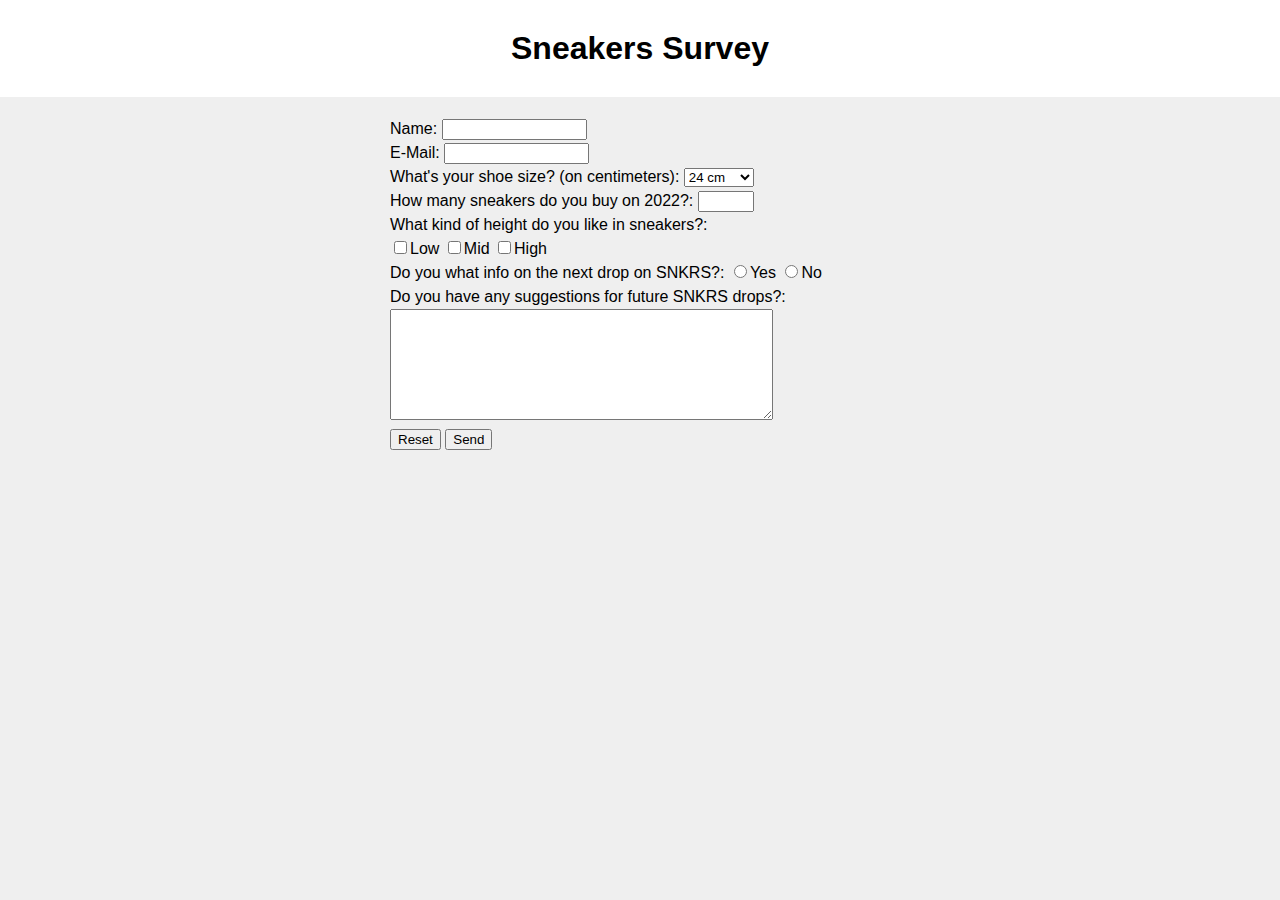
<file: 03-SurveyForm/index.html>
<!DOCTYPE html>
<html lang="en">
<head>
    <meta charset="UTF-8">
    <meta http-equiv="X-UA-Compatible" content="IE=edge">
    <meta name="viewport" content="width=device-width, initial-scale=1.0">
    <meta name="description" content="Web Site for a sneakers survey">
    <link rel="stylesheet" href="style.css">
    <link rel="icon" type="image/png" href="https://imgs.search.brave.com/HS7pWR44Pr2EVsMvuHDPGhNePBw5FmOU-aGyypkYYL0/rs:fit:1200:1200:1/g:ce/aHR0cHM6Ly9jZG4u/ZnJlZWJpZXN1cHBs/eS5jb20vbG9nb3Mv/bGFyZ2UvMngvc25r/cnMtbW9iaWxlLWxv/Z28tcG5nLXRyYW5z/cGFyZW50LnBuZw"/>
    <title>SNKRS Survey</title>
</head>
<body>
    
    <header>
        <h1 class="title">Sneakers Survey</h1>
    </header>

    <main>
        <form action="" method="post">
            <label for="lbl_Name">Name: </label>
            <input type="text" id="name" name="name" size="15">
            <br>
            <label for="lbl_Email">E-Mail: </label>
            <input type="email" id="email" name="email" size="15">
            <br>
            <label for="lbl_ShoeSize">What&apos;s your shoe size? (on centimeters): </label>
            <select name="shoeSize" id="shoeSize">
                <option value="24">24 cm</option>
                <option value="24.5">24.5 cm</option>
                <option value="25">25 cm</option>
                <option value="25.5">25.5 cm</option>
                <option value="26">26 cm</option>
                <option value="26.5">26.5 cm</option>
                <option value="27">27 cm</option>
                <option value="27.5">27.5 cm</option>
                <option value="28">28 cm</option>
                <option value="28.5">28.5 cm</option>
            </select>
            <br>
            <label for="lbl_NumSneakers">How many sneakers do you buy on 2022?: </label>
            <input type="number" id="NumSneakers" name="NumSneakers" min="0" max="20">
            <br>
            <label for="lbl_HeightSneakers" name="LabelHeightSneakers">What kind of height do you like in sneakers?: </label>
            <br>
            <input type="checkbox" id="low" name="low"><label for="low">Low</label>
            <input type="checkbox" id="mid" name="mid"><label for="mid">Mid</label>
            <input type="checkbox" id="High" name="High"><label for="high">High</label>
            <br>
            <label for="lbl_NextDrop">Do you what info on the next drop on SNKRS?: </label>
            <input type="radio" id="YesOpt" name="choose" value="Yes"><label for="yes">Yes</label>
            <input type="radio" id="NoOpt" name="choose" value="No"><label for="no">No</label>
            <br>
            <label for="lbl_Suggestion">Do you have any suggestions for future SNKRS drops?: </label>
            <br>
            <textarea name="suggestion" id="" cols="45" rows="7"></textarea>
            <br>
            <input type="reset" value="Reset">
            <input type="submit" value="Send">
        </form>
    </main>

</body>
</html>
</file>
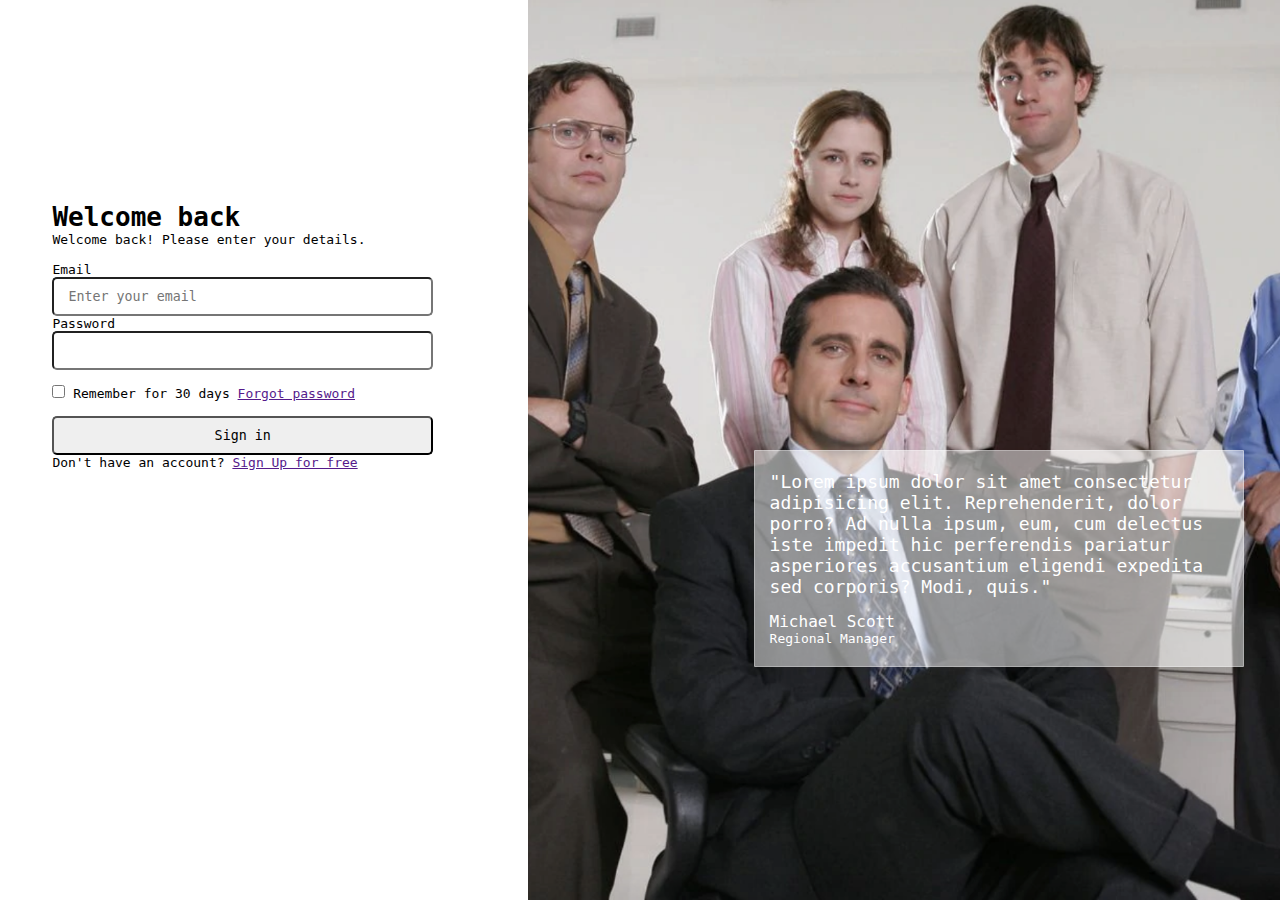
<file: 06-LandingPage/index.html>
<!DOCTYPE html>
<html lang="en">
<head>
    <meta charset="UTF-8">
    <meta http-equiv="X-UA-Compatible" content="IE=edge">
    <meta name="viewport" content="width=device-width, initial-scale=1.0">
    <link rel="icon" href="images/DM-Logo.webp">
    <link rel="stylesheet" href="style.css">
    <title>Document</title>
</head>
<body>

    <main>
        <section class="contianer">
            
            <div class="left">
                <form action="" method="post" class="input">
                    <h1>Welcome back</h1>
                    <p id="SubBienvenida">Welcome back! Please enter your details.</p>
                    <br>
                    <div>
                        <label for="lblEMail">Email</label>
                        <br>
                        <input type="text" class="input" placeholder="Enter your email">
                    </div>
                    <div>
                        <label for="lblPassword">Password</label>
                        <br>
                        <input type="password" name="password" class="input">
                    </div>
                    <br>
                    <div class="cbRemember">
                        <input type="checkbox" name="remember">
                        <label for="lblRemember">Remember for 30 days</label>
                        <a href="">Forgot password</a>
                    </div>
                    <br>
                    <input type="submit" value="Sign in" class="input">
                    <div class="createAccount">
                        <label for="lblCreateAcc">Don&apos;t have an account?</label>
                        <a href="">Sign Up for free</a>
                    </div>
                </form>
            </div>

            <div class="right">
                <figure>
                    <img src="images/personal.png" alt="Dunder Mifflin Personal">
                </figure>
                <aside></aside>
                <div class="card">
                    <blockquote>"Lorem ipsum dolor sit amet consectetur adipisicing elit. Reprehenderit, dolor porro? Ad nulla ipsum, eum, cum delectus iste impedit hic perferendis pariatur asperiores accusantium eligendi expedita sed corporis? Modi, quis."</blockquote>
                    <br>
                    <p class="name">Michael Scott</p>
                    <p class="job">Regional Manager</p>    
                </div>
            </div>

        </section>
    </main>
    
</body>
</html>
</file>
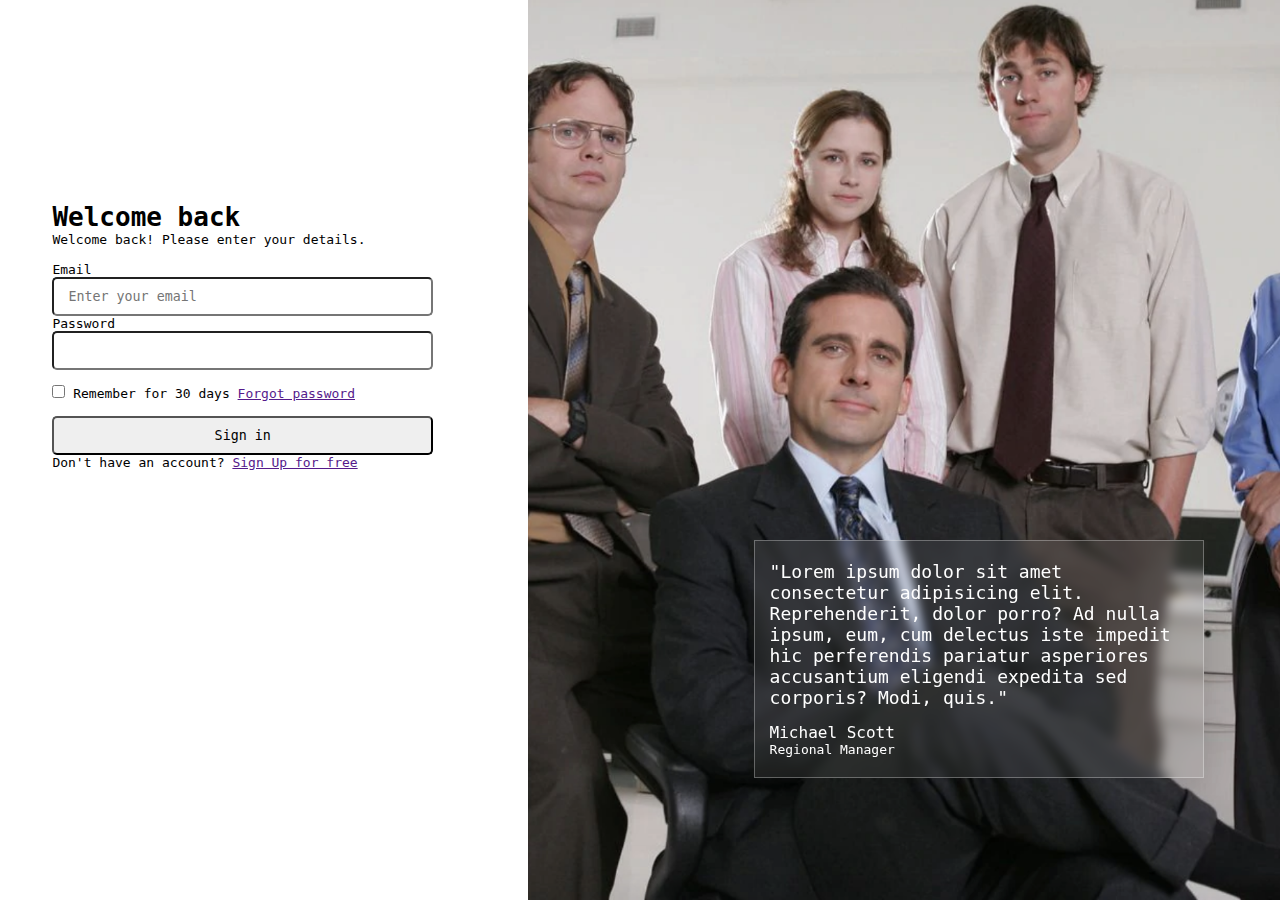
<file: LandingPage/index.html>
<!DOCTYPE html>
<html lang="en">
<head>
    <meta charset="UTF-8">
    <meta http-equiv="X-UA-Compatible" content="IE=edge">
    <meta name="viewport" content="width=device-width, initial-scale=1.0">
    <link rel="icon" href="images/DM-Logo.webp">
    <link rel="stylesheet" href="style.css">
    <title>Document</title>
</head>
<body>

    <main>
        <section class="contianer">
            
            <div class="left">
                <form action="" method="post" class="input">
                    <h1>Welcome back</h1>
                    <p id="SubBienvenida">Welcome back! Please enter your details.</p>
                    <br>
                    <div>
                        <label for="lblEMail">Email</label>
                        <br>
                        <input type="text" class="input" placeholder="Enter your email">
                    </div>
                    <div>
                        <label for="lblPassword">Password</label>
                        <br>
                        <input type="password" name="password" class="input">
                    </div>
                    <br>
                    <div class="cbRemember">
                        <input type="checkbox" name="remember">
                        <label for="lblRemember">Remember for 30 days</label>
                        <a href="">Forgot password</a>
                    </div>
                    <br>
                    <input type="submit" value="Sign in" class="input">
                    <div class="createAccount">
                        <label for="lblCreateAcc">Don&apos;t have an account?</label>
                        <a href="">Sign Up for free</a>
                    </div>
                </form>
            </div>

            <div class="right">
                <figure>
                    <img src="images/personal.png" alt="Dunder Mifflin Personal">
                </figure>
                <div class="card">
                    <blockquote cite="https://google.com/">"Lorem ipsum dolor sit amet consectetur adipisicing elit. Reprehenderit, dolor porro? Ad nulla ipsum, eum, cum delectus iste impedit hic perferendis pariatur asperiores accusantium eligendi expedita sed corporis? Modi, quis."</blockquote>
                    <br>
                    <p class="name">Michael Scott</p>
                    <p class="job">Regional Manager</p>    
                </div>
            </div>

        </section>
    </main>
    
</body>
</html>
</file>
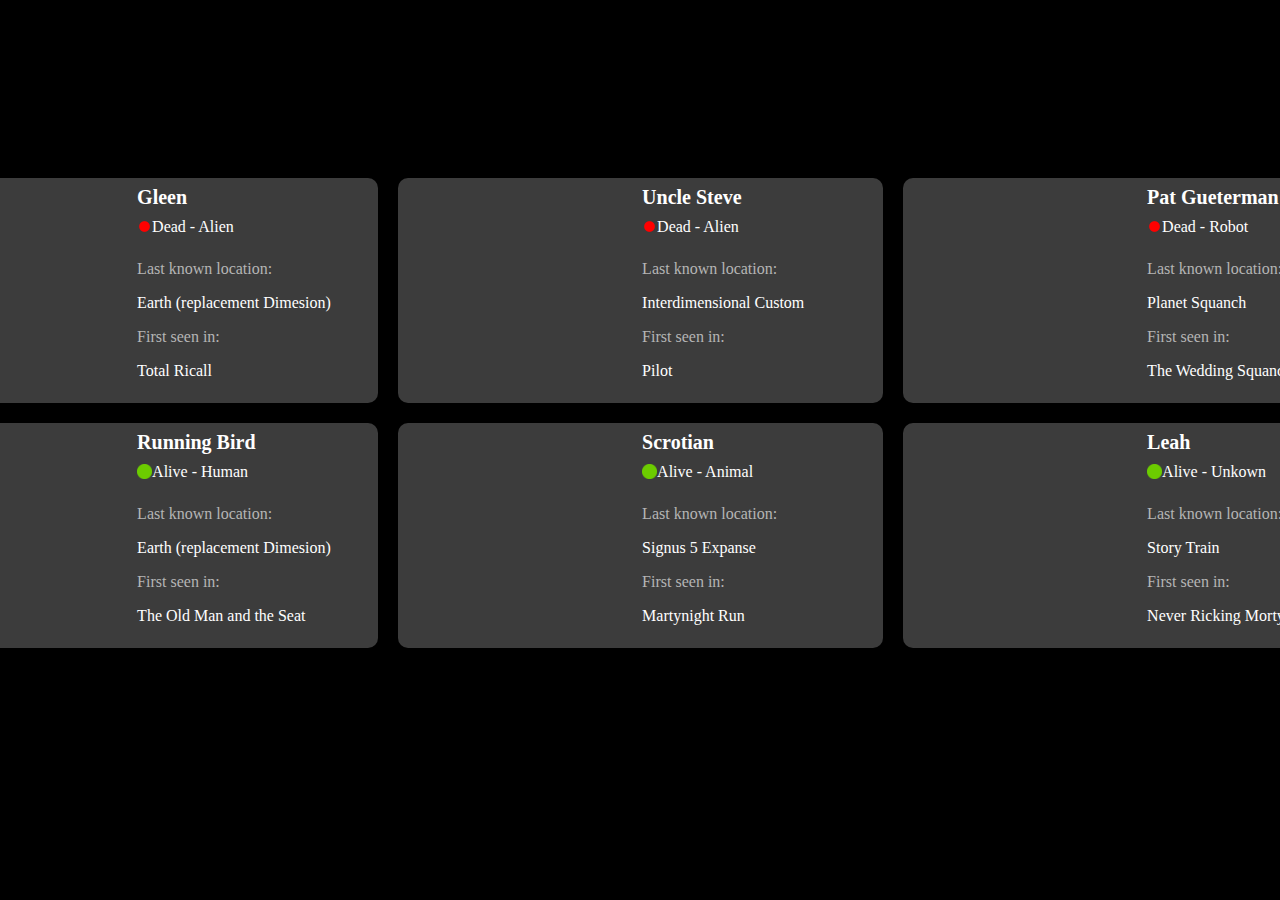
<file: Markipll-MortyGrid/index.html>
<!DOCTYPE html>
<html lang="en">
<head>
    <meta charset="UTF-8">
    <meta http-equiv="X-UA-Compatible" content="IE=edge">
    <meta name="viewport" content="width=device-width, initial-scale=1.0">
    <link rel="stylesheet" href="style.css">
    <title>Markup ll - Morty Grid</title>
</head>
<body>
    <main>
        <!-- Container grid -->
        <div class="grid-container">
            <div class="grid-item">
                <!-- Card -->
                <div class="card">
                    <div class="img-card">
                    </div>
                    <div class="content">
                        <div class="title">
                            <p class="titleCard">Gleen</p>
                            <div class="dead-alive">
                                <img class="redDot" src="img/RedDot.png" width="15px" height="15px">
                                <p class="status">Dead - Alien</p>
                                <br>
                            </div>
                        </div>

                        <div class="moreInfo">
                            <p class="subtitle">Last known location:</p>
                            <p class="infoValue">Earth (replacement Dimesion)</p>
                            <p class="subtitle">First seen in:</p>
                            <p class="infoValue">Total Ricall</p>
                        </div>
                    </div>
                </div>
            </div>
            <div class="grid-item">
                <!-- Card -->
                <div class="card">
                    <div class="img-card">
                    </div>
                    <div class="content">
                        <div class="title">
                            <p class="titleCard">Uncle Steve</p>
                            <div class="dead-alive">
                                <img class="redDot" src="img/RedDot.png" width="15px" height="15px">
                                <p class="status">Dead - Alien</p>
                                <br>
                            </div>
                        </div>

                        <div class="moreInfo">
                            <p class="subtitle">Last known location:</p>
                            <p class="infoValue">Interdimensional Custom</p>
                            <p class="subtitle">First seen in:</p>
                            <p class="infoValue">Pilot</p>
                        </div>
                    </div>
                </div>
            </div>
            <div class="grid-item">
                <div class="card">
                    <div class="img-card">
                    </div>
                    <div class="content">
                        <div class="title">
                            <p class="titleCard">Pat Gueterman</p>
                            <div class="dead-alive">
                                <img class="redDot" src="img/RedDot.png" width="15px" height="15px">
                                <p class="status">Dead - Robot</p>
                                <br>
                            </div>
                        </div>

                        <div class="moreInfo">
                            <p class="subtitle">Last known location:</p>
                            <p class="infoValue">Planet Squanch</p>
                            <p class="subtitle">First seen in:</p>
                            <p class="infoValue">The Wedding Squanchers</p>
                        </div>
                    </div>
                </div>
            </div>
            <div class="grid-item">
                <!-- Card -->
                <div class="card">
                    <div class="img-card">
                    </div>
                    <div class="content">
                        <div class="title">
                            <p class="titleCard">Running Bird</p>
                            <div class="dead-alive">
                                <img class="redDot" src="img/GreenDot.png" width="15px" height="15px">
                                <p class="status">Alive - Human</p>
                                <br>
                            </div>
                        </div>

                        <div class="moreInfo">
                            <p class="subtitle">Last known location:</p>
                            <p class="infoValue">Earth (replacement Dimesion)</p>
                            <p class="subtitle">First seen in:</p>
                            <p class="infoValue">The Old Man and the Seat</p>
                        </div>
                    </div>
                </div>
            </div>
            <div class="grid-item">
                <!-- Card -->
                <div class="card">
                    <div class="img-card">
                    </div>
                    <div class="content">
                        <div class="title">
                            <p class="titleCard">Scrotian</p>
                            <div class="dead-alive">
                                <img class="redDot" src="img/GreenDot.png" width="15px" height="15px">
                                <p class="status">Alive - Animal</p>
                                <br>
                            </div>
                        </div>

                        <div class="moreInfo">
                            <p class="subtitle">Last known location:</p>
                            <p class="infoValue">Signus 5 Expanse</p>
                            <p class="subtitle">First seen in:</p>
                            <p class="infoValue">Martynight Run</p>
                        </div>
                    </div>
                </div>
            </div>
            <div class="grid-item">
                <!-- Card -->
                <div class="card">
                    <div class="img-card">
                    </div>
                    <div class="content">
                        <div class="title">
                            <p class="titleCard">Leah</p>
                            <div class="dead-alive">
                                <img class="redDot" src="img/GreenDot.png" width="15px" height="15px">
                                <p class="status">Alive - Unkown</p>
                                <br>
                            </div>
                        </div>

                        <div class="moreInfo">
                            <p class="subtitle">Last known location:</p>
                            <p class="infoValue">Story Train</p>
                            <p class="subtitle">First seen in:</p>
                            <p class="infoValue">Never Ricking Morty</p>
                        </div>
                    </div>
                </div>
            </div>
          </div>
        <div class="container">
            
        </div>
    </main>
</body>
</html>
</file>
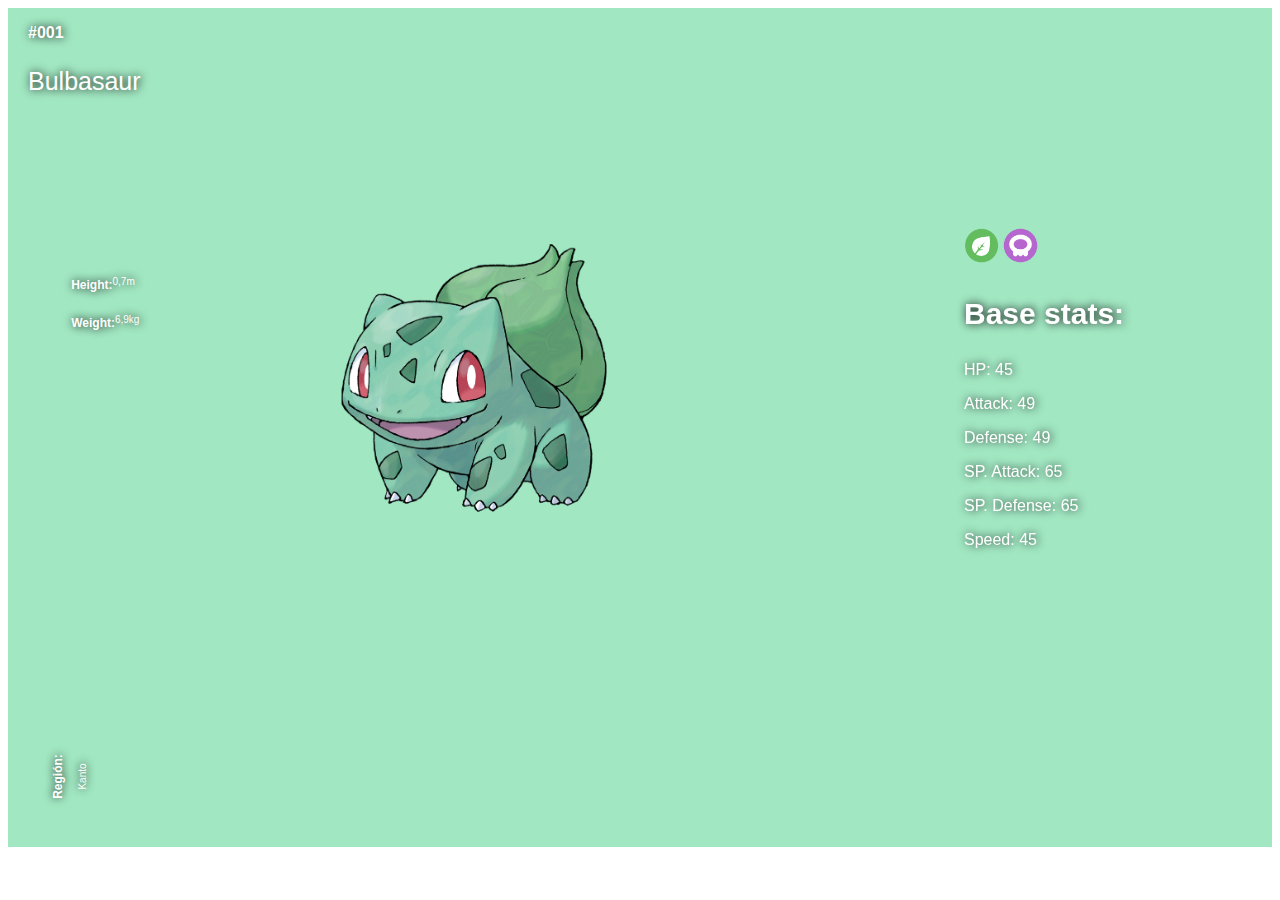
<file: MarkupI-PokemonCard/index.html>
<!DOCTYPE html>
<html lang="en">
<head>
    <meta charset="UTF-8">
    <meta http-equiv="X-UA-Compatible" content="IE=edge">
    <meta name="viewport" content="width=device-width, initial-scale=1.0">
    <link rel="stylesheet" href="style.css">
    <title>Pokemon Card</title>
</head>
<body>

    <div class="container">
        <div class="item item-1">
            <p class="number">#001</p>
            <p class="name">Bulbasaur</p>
        </div>
        <div class="item item-2">
            <div style="display: flex;">
                <p class="infoTitle" >Height:</p>
                <p class="infoValue">0,7m</p>
            </div>
            <div style="display: flex;">
                <p class="infoTitle">Weight:</p>
                <p class="infoValue">6,9kg</p>
            </div>
        </div>
        <div class="item item-3">
            <div class="submain">
                <div class="left">
                    <img src="img/Bulbasaur.webp" class="imgPokemon"  width = "300" height = "300">
                </div>
                <div class="right">
                    <img src="img/GrassType.png" alt="" class="type" width = "35" height = "35">
                    <img src="img/PoisonType.png" alt="" class="type" width = "35" height = "35">
                    <p class="baseStats">Base stats:</p>
                    <p class="infoStats">HP: 45</p>
                    <p class="infoStats">Attack: 49</p>
                    <p class="infoStats">Defense: 49</p>
                    <p class="infoStats">SP. Attack: 65</p>
                    <p class="infoStats">SP. Defense: 65</p>
                    <p class="infoStats">Speed: 45</p>
                </div>
            </div>
        </div>
        <div class="item item-4">
            <span class="sFooter" >
                <p class="infoTitle">Región:</p>
                <p class="infoValue">Kanto</p>
            </span>
        </div>
    </div>
</body>
</html>
</file>
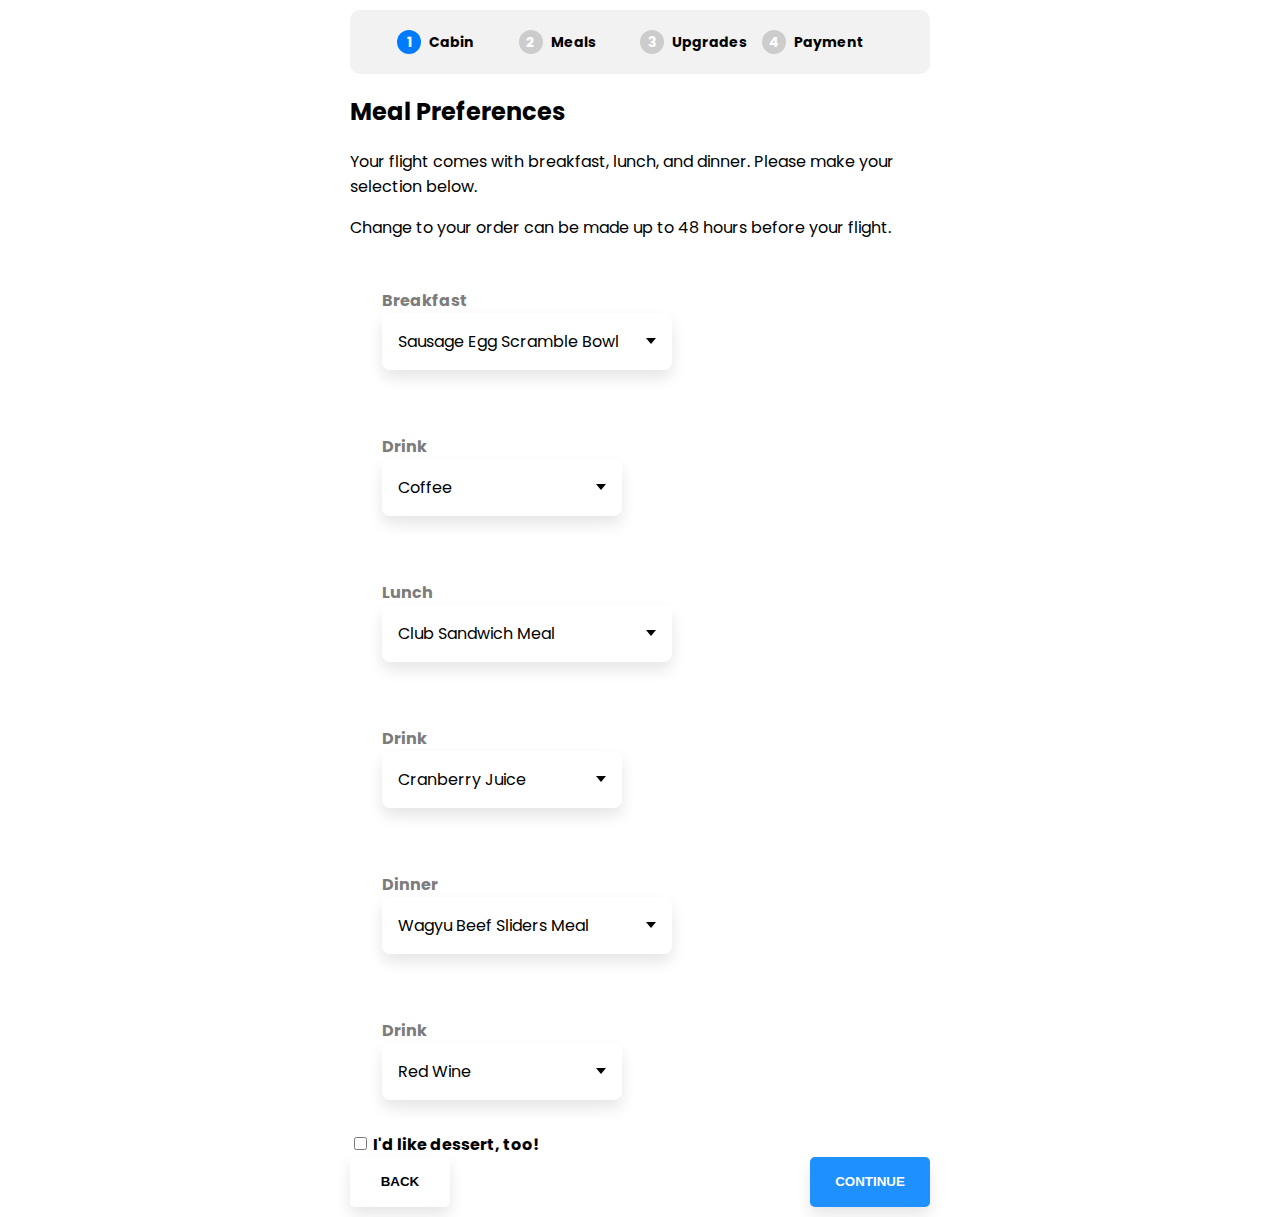
<file: MarkupIII-Stepper/index.html>
<!DOCTYPE html>
<html lang="en">
<head>
    <meta charset="UTF-8">
    <meta http-equiv="X-UA-Compatible" content="IE=edge">
    <meta name="viewport" content="width=device-width, initial-scale=1.0">
    <link rel="preconnect" href="https://fonts.googleapis.com">
    <link rel="preconnect" href="https://fonts.gstatic.com" crossorigin>
    <!-- Link to Google fonts -->
    <link href="https://fonts.googleapis.com/css2?family=Poppins:ital,wght@0,100;0,200;0,300;0,600;1,100&display=swap" rel="stylesheet">
    <link rel="stylesheet" href="style.css">
    <title>Markup III - Stepper</title>
</head>
<body>
    
    <header>
        <!-- Stepper -->
        <div class="stepper-container">
            <div class="stepper">
              <div class="step active">
                <div class="step-number">1</div>
                <div class="step-title">Cabin</div>
              </div>
              <div class="step">
                <div class="step-number">2</div>
                <div class="step-title">Meals</div>
              </div>
              <div class="step">
                <div class="step-number">3</div>
                <div class="step-title">Upgrades</div>
              </div>
              <div class="step">
                <div class="step-number">4</div>                <div class="step-title">Payment</div>
              </div>
            </div>
        </div>

        
    </header>

    <main class="main-container">

        <div class="container">

            <!-- Info of forms -->
            <div class="description">
                <h2>Meal Preferences</h2>
                <p>Your flight comes with breakfast, lunch, and dinner. Please make your selection below.</p>
                <p>Change to your order can be made up to 48 hours before your flight.</p>
            </div>

            <div class="breakfast">
                <!-- Dropdown menu breakfast -->
                <div class="dropdown item-1">
                    <label for="">Breakfast</label>
                    <div class="select">
                        <span class="selected">Sausage Egg Scramble Bowl</span>
                        <div class="caret"></div>
                    </div>                    
                </div>
        
                <!-- Dropdown menu breakfast - Drink -->
                <div class="dropdown">
                    <label for="">Drink</label>
                    <div class="select">
                        <span class="selected">Coffee</span>
                        <div class="caret"></div>
                    </div>
                </div>
            </div>
    
            <div class="lunch">
                <!-- Dropdown menu lunch -->
                <div class="dropdown item-2">
                    <label for="">Lunch</label>
                    <div class="select">
                        <span class="selected">Club Sandwich Meal</span>
                        <div class="caret"></div>
                    </div>
                </div>
        
                <!-- Dropdown menu lunch - Drink -->
                <div class="dropdown">
                    <label for="">Drink</label>
                    <div class="select">
                        <span class="selected">Cranberry Juice</span>
                        <div class="caret"></div>
                    </div>
                </div>
            </div>
    
            <div class="dinner">
                <!-- Dropdown menu dinner -->
                <div class="dropdown item-3">
                    <label for="">Dinner</label>
                    <div class="select">
                        <span class="selected">Wagyu Beef Sliders Meal</span>
                        <div class="caret"></div>
                    </div>
                </div>
        
                <!-- Dropdown menu dinner - Drink -->
                <div class="dropdown">
                    <label for="">Drink</label>
                    <div class="select">
                        <span class="selected">Red Wine</span>
                        <div class="caret"></div>
                    </div>
                </div>
            </div>

        </div>

        <!-- Back and continue buttons -->
        <div class="checker">
            <label for="">
                <input type="checkbox" name="check"> I'd like dessert, too!
            </label>
        </div>
        <div class="buttons">
            <button class="back">Back</button>
            <button class="continue">Continue</button>
        </div>
        
    </main>
            
    
</body>
</html>
</file>
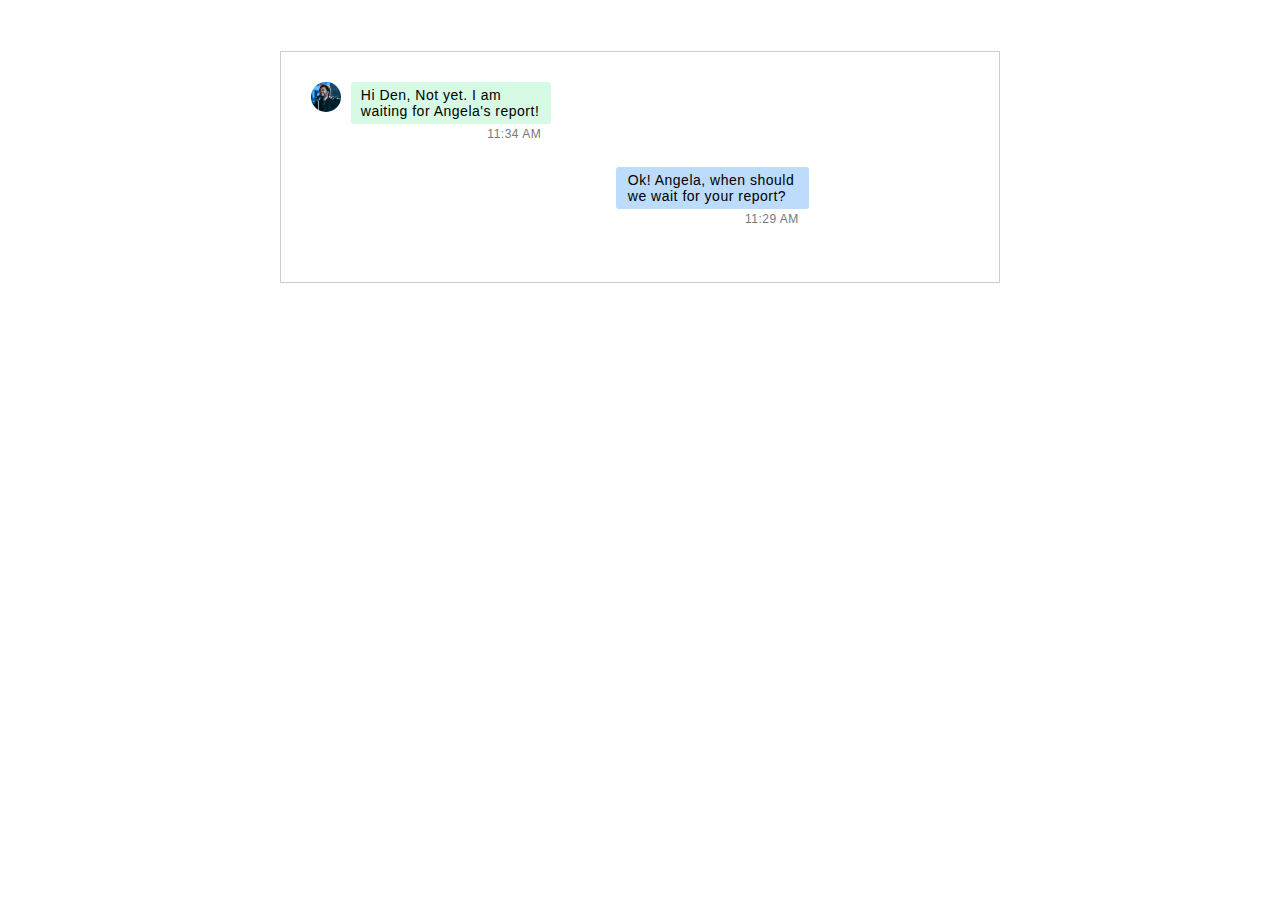
<file: MarkupIV-ChatBubbles/index.html>
<!DOCTYPE html>
<html lang="en">
<head>
    <meta charset="UTF-8">
    <meta http-equiv="X-UA-Compatible" content="IE=edge">
    <meta name="viewport" content="width=device-width, initial-scale=1.0">
    <link rel="stylesheet" href="style.css">
    <title>Markup IV - Chat Bubbles</title>
</head>
<body>
    <!-- Main container -->
    <div class="container">
        <div class="chat-page">
            <div class="msg-inbox">
                <div class="chats">

                    <!-- Receive msg -->
                    <div class="received-chats">
                        <!-- Avatar img -->
                        <div class="received-chats-img">
                            <img src="img/Abel.jpg">                                
                        </div>
                        <!-- Text content -->
                        <div class="received-msg">
                            <div class="received-msg-inbox">
                                <p>
                                    Hi Den, Not yet. I am waiting for Angela's report!
                                    <span class="time">11:34 AM</span>
                                </p>
                            </div>
                        </div>
                    </div>
                    
                    <!-- Send Chat -->
                    <div class="outgoing-chats">
                        <!-- Text content -->
                        <div class="outgoing-chats-msg">
                            <p>
                                Ok! Angela, when should we wait for your report?
                                <span class="time">11:29 AM</span>
                            </p>
                        </div>
                    </div>

                </div>
            </div>
        </div>
    </div>
</body>
</html>
</file>
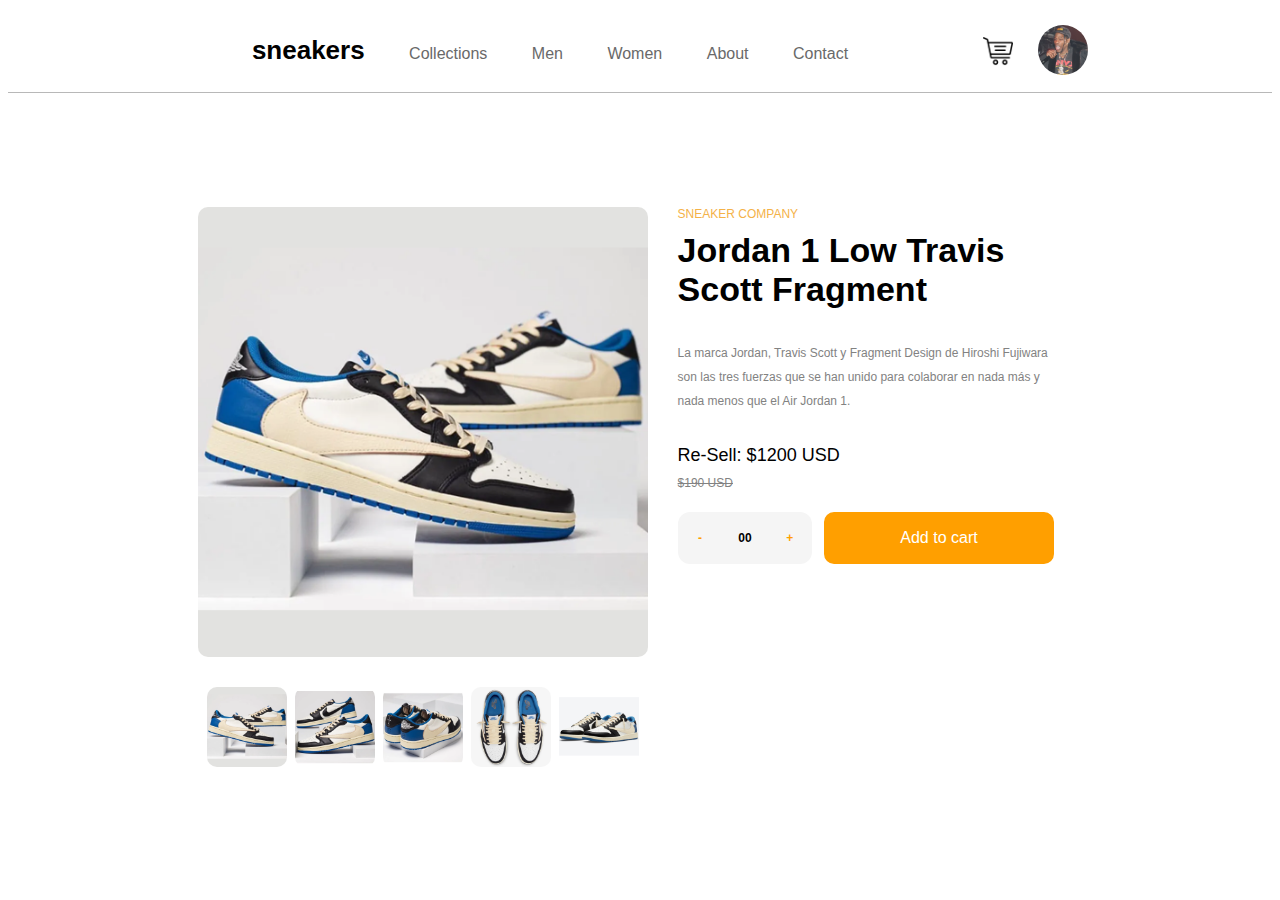
<file: MarkupV-E-commerceProductPage/index.html>
<!DOCTYPE html>
<html lang="en">
<head>
    <meta charset="UTF-8">
    <meta http-equiv="X-UA-Compatible" content="IE=edge">
    <meta name="viewport" content="width=device-width, initial-scale=1.0">
    <title>Markup V - E-commerce product page</title>
    <link rel="icon" href="img/icon-sneakers.png">
    <link rel = "stylesheet" href = "style.css">
</head>
<body>

    <!-- Navbar -->
    <header class="header">
        <nav>
            <ul class="nav-links">
                <li class="store-nav">sneakers</li>
                <!-- Items of navbar -->
                <li class="nav-items">Collections</li>
                <li class="nav-items">Men</li>
                <li class="nav-items">Women</li>
                <li class="nav-items">About</li>
                <li class="nav-items">Contact</li>
            </ul>
        </nav>
        <div class="icon-profile">
            <!-- Icon shopping card -->
            <div class="navbar-shoppingcard">
                <img src="img/shopping.png" alt="Profile photo">
            </div>

            <!-- Profile img -->
            <div class="logo">
                <img src="img/ProfileImg.png" alt="Profile photo">
            </div>
            
        </div>
    </header>

    <main>
        <div class = "main-wrapper">
            <div class = "container">
                <div class = "product-div">
                    <div class = "product-div-left">
                        <div class = "img-container">
                            <!-- Main img on display -->
                            <img src = "img/Jordan001.png" alt = "watch">
                        </div>
                        <!-- 5 display imgs -->
                        <div class = "img-container">
                            <div><img src = "img/Jordan001.png"></div>
                            <div><img src = "img/Jordan002.png"></div>
                            <div><img src = "img/Jordan003.png"></div>
                            <div><img src = "img/Jordan004.png"></div>
                            <div><img src = "img/Jordan005.png"></div>
                        </div>
                    </div>
                    <div class = "product-div-right">
                        <!-- Product information -->
                        <span class = "store-name-product">SNEAKER COMPANY</span>
                        <span class = "product-name">Jordan 1 Low Travis Scott Fragment</span>
                        <p class = "product-description">La marca Jordan, Travis Scott y Fragment Design de Hiroshi Fujiwara son las tres fuerzas que se han unido para colaborar en nada más y nada menos que el Air Jordan 1. </p>
                        <span class = "product-price">Re-Sell: $1200 USD</span>
                        <span class = "product-price-retail">$190 USD</span>
                        
                        <div class = "wrapper-bttns">
                            <!-- Counter -->
                            <div class="wrapper">
                                <span class="minus">-</span>
                                <span class="num">00</span>
                                <span class="plus">+</span>
                            </div>
                            <!-- Add cart button -->
                            <button type = "button" class = "addCart-btn"><i class = "fas fa-shopping-cart"></i>Add to cart</button>
                        </div>
                    </div>
                </div>
            </div>
        </div>
    </main>

</body>
</html>
</file>
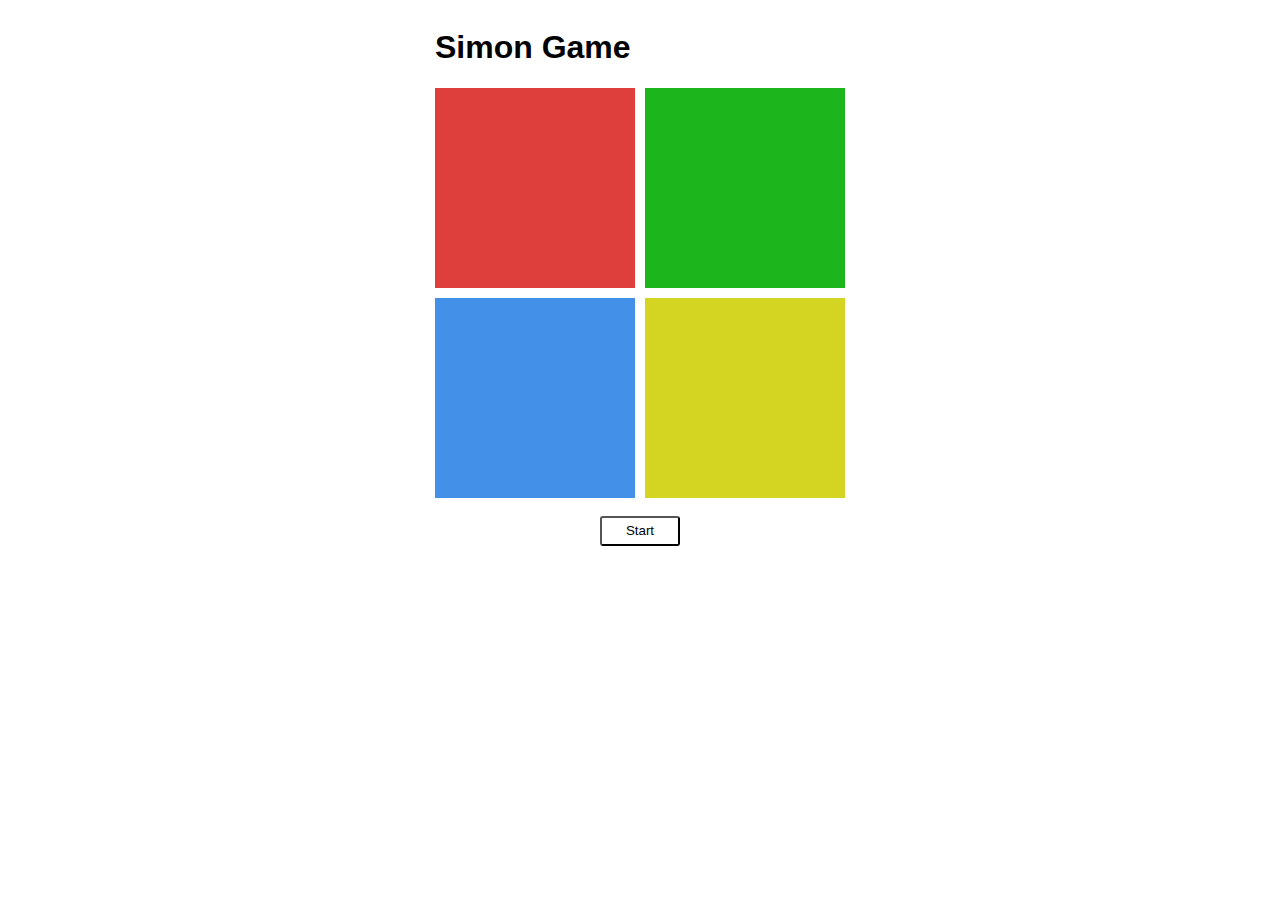
<file: project1_simon/index.html>
<!DOCTYPE html>
<html lang="en">
<head>
    <meta charset="UTF-8">
    <meta http-equiv="X-UA-Compatible" content="IE=edge">
    <meta name="viewport" content="width=device-width, initial-scale=1.0">
    <link rel="stylesheet" href="style.css">
    <title>ITK - Simon</title>
</head>
<body>
    <!-- Good luck! -->
    <main>

        <!-- Main container for all HTML elements -->
        <div class="mainContainer">
            <h1 id="header">Simon Game</h1>
            <!-- Container for color buttons -->
            <div class="colorButtons">
                <div class="quadrant red" id="color-1"></div>
                <div class="quadrant green" id="color-2"></div>
                <div class="quadrant blue" id="color-3"></div>
                <div class="quadrant yellow" id="color-4"></div>
            </div>
            <br>
            <div class="footerContainer">
                <!-- Display info to user -->
                <p id="message" style="display: none;"></p>
                <!-- Start button -->
                <button type="button" class="button" id="startButton">Start</button>
                <!-- Reset button -->
                <button type="button" class="button" id="resetButton" style="display: none;">Reset</button>
                <br>
                <!-- <button type="checkbox" name="" id="hardcoreMode"><label for="hardcoreMode">HardCore mode</label> -->
            </div>
        </div>

    </main>

    <script src="./index.js"></script>
</body>
</html>
</file>
<file: 03-SurveyForm/style.css>
body {
    margin: 0;
    padding: 0;
    font-size: 16px;
    line-height: 1.5em;
    background: #efefef;
    font-family: Arial, Helvetica, sans-serif;
}

header { 
    max-width: 100%;
    background: rgb(255, 255, 255);
    padding: 15px;
    text-align: center;
}

form {
    max-width: 500px;
    margin: 0 auto;
    padding: 20px;
}

footer {
    font-size: 10px;
    background: rgb(33, 33, 33);
}
</file>
<file: 06-LandingPage/style.css>
* {
    margin: 0;
    box-sizing: border-box;
    font-family:monospace;
}

section {
    min-height: 100vh;
    display: flex;
}

/* lado izquiero */
section .left {
    width: 60vw;
    padding: 15% 3%;
}

section .input {
    width: 95%;
    padding: 10px 14px;
    border-radius: 5px;
    outline: none;
}

/* fin lado izquiero */

/* lado derecho */
section .right {
    position: relative;
    width: 90%;
    height: 100vh;
}

section .right img {
    position: absolute;
    top: 0;
    left: 0;
    width: 100%;
    height: 100%;
    object-fit: cover;
}

/* tarjeta */
.card {
    position: relative; 
    font-weight: 400;
    top: 450px;
    left: 30%;
    color: #fff;
    max-width: 490px;
    padding: 20px 15px;
    border: 1px solid rgba(255, 255, 255, 0.3);
    background: rgba(255, 255, 255, 0.5);
    border-radius: 1px;
    box-shadow: 0 4px 30px rgba(0, 0, 0, 0.1);
}

.card blockquote {
    font-size: 18px;
}

.card .name {
    font-size: 16px;
}
/* fin tarjeta */

/* fin lado derecho */
</file>
<file: LandingPage/style.css>
* {
    margin: 0;
    box-sizing: border-box;
    font-family:monospace;
}

section {
    min-height: 100vh;
    display: flex;
}

/* lado izquiero */
section .left {
    width: 60vw;
    padding: 15% 3%;
}

section .input {
    width: 95%;
    padding: 10px 14px;
    border-radius: 5px;
    outline: none;
}

/* fin lado izquiero */

/* lado derecho */
section .right {
    position: relative;
    width: 90%;
    height: 100vh;
}

section .right img {
    position: absolute;
    top: 0;
    left: 0%;
    width: 100%;
    height: 100%;
    object-fit: cover;
}

/* tarjeta */
.right .card {
    position:absolute; 
    font-weight: 400;
    align-items:flex-end;
    top: 60%;
    left: 30%;
}

.card {
    color: #fff;
    background: #fafafa10;
    backdrop-filter: blur(0.4rem);
    max-width: 450px;
    padding: 20px 15px;
    border: 1px solid rgba(255, 255, 255, 0.3);
    box-shadow: 0 4px 30px rgba(0, 0, 0, 0.1); 
}

.card blockquote {
    font-size: 18px;
}

.card .name {
    font-size: 16px;
}
/* fin tarjeta */

/* fin lado derecho */
</file>
<file: Markipll-MortyGrid/style.css>
body {
    display: flex;
    align-items: center;
    justify-content: center;
    min-height: 90vh;
    background-color: rgb(0, 0, 0);
}

/* Container to 6 cards */
.grid-container {
    display: grid;
    grid-template-columns: auto auto auto;
    column-gap: 20px;
    row-gap: 20px;
}

.title {
    color: white;
}

/* Font config of title on card */
.title .titleCard {
    font-size: 20px;
    font-weight: bold;
    margin: 0;
}

.subtitle {
    color: rgb(181, 181, 181);
}

.dead-alive{
    display: flex;
    width: 150px;
    height: 35px;
    overflow: hidden;
    align-items: center;
    justify-content: flex-start;
}

.infoValue {
    color: white;
}

/* Size of whole card */
.card {
    display: flex;
    width: 485px;
    height: 225px;
    overflow: hidden;
    background-color: rgb(60, 60, 60);
    border-radius: 10px;
}

/* Repeate the same img from the url on moodle */
.card .img-card {
    background: url(https://rickandmortyapi.com/api/character/avatar/2.jpeg);
    width: 55%;
    height: 100%;
}

/* Size of img */
.img-card {
    width: 100px;
    height: 100px;
}

/* Data of card */
.card .content {
    width: 60%;
    height: 100%;
    padding-left: 5%;
    padding-top: 8px;
}
</file>
<file: MarkupI-PokemonCard/style.css>
body {
    color: white;
    text-shadow: rgb(0, 0, 0) 1px 0 10px;
    font-family:'Lucida Sans', 'Lucida Sans Regular', 'Lucida Grande', 'Lucida Sans Unicode', Geneva, Verdana, sans-serif;
}

.container {
    display: grid;
    grid-template-rows: 100px 71vh 100px;
    grid-template-columns: 1fr 3fr;
    grid-template-areas: 
    'header header'
    'aside main'
    'footer footer';
    background-color: rgb(161, 231, 194);
}

.item-1 {
    padding-left: 20px;
    grid-area: header;
}

.item-2 {
    padding-left: 20%;
    padding-top: 50%;
    grid-area: aside;
}

.item-3 {
    grid-area: main;
}

.item-4 {
    padding-left: 3%;
    grid-area: footer;
}

.subMain {
    display: flex;
    justify-content: space-between;
}

.left {
    position:fixed;   
    padding-top: 120px;
}

.right {
    position:fixed;    
    padding-left: 50%;
    padding-top: 120px;
}

.number{
    font-weight: bold;
}

.name {
    font-size: 25px;
}

.infoTitle {
    font-size: 12px;
    font-weight: bold;
}

.infoValue {
    font-size: 10px;
}

.baseStats {
    font-size: 30px;
    font-weight: bold;
}

.sFooter {
    display: inline-block;
    text-align: center;
    -webkit-transform: rotate(-90deg);
    -moz-transform: rotate(-90deg);
    -ms-transform: rotate(-90deg);
    -o-transform: rotate(-90deg);
    transform: rotate(-90deg);
}
</file>
<file: MarkupIII-Stepper/style.css>
body {
    padding: 10px 350px 10px 350px;
    margin: 0;
    font-family: 'Poppins', sans-serif;
}

label {
    font-weight: bold;
}

/* Stepper */
.stepper-container {
    background-color: #f2f2f2;
    border-radius: 10px;
    padding: 20px;
    display: flex;
    justify-content: center;
}

/* Stepper items */
.stepper {
    display: flex;
    justify-content: space-between;
    align-items: center;
    width: 90%;
}

.step {
    display: flex;
    align-items: center;
    width: 25%;
}

/* Side title in stepper */
.step-title {
    font-size: 14px;
    font-weight: bold;
    margin-left: 8px;
}

/* Number in stepper */
.step-number {
    width: 24px;
    height: 24px;
    border-radius: 50%;
    background-color: #ccc;
    display: flex;
    justify-content: center;
    align-items: center;
    font-size: 14px;
    font-weight: bold;
    color: white;
}

.step.active .step-number {
    background-color: #007bff;
}
/* End Stepper */

/* 3 rows of dropwon */
.breakfast, .lunch, .dinner {
    display: flex;
    flex-wrap: wrap;
    justify-content: space-between;
}

/* Drop down menu */
.dropdown {
    min-width: 15em;
    position: relative;
    margin: 2em;
}

.dropdown * {
    box-sizing: border-box;
}

/* Width of food dropdown */
.item-1, .item-2, .item-3 {
    width: 50%;
}

/* Color of label dropdown */
.dropdown > label {
    color: #7c7c7c;
}

/* Dropdown config */
.select {
    background: #ffffff;
    color: black;
    display: flex;
    justify-content: space-between;
    align-items: center;
    border: 2px #2a2f3b solid;
    border-radius: 0.5em;
    padding: 1em;
    cursor: pointer;
    border: none;
    box-shadow: 0px 8px 15px rgba(0, 0, 0, 0.1);
    transition: background 0.3s;
}

.select:hover {
    background: #e0e0e0;
}

/* Arrow in the dropdown */
.caret {
    width: 0;
    height: 0;
    border-left: 5px solid transparent;
    border-right: 5px solid transparent;
    border-top: 6px solid #000000;
    transition: 0.3s;
}

/* End drop down menu */

/* Buttons */
.buttons {
    display: flex;
    justify-content: space-between;
}

/* Back button config */
.back {
    font-weight: bold;
    background: #ffffff;
    width: 100px;
    height: 50px;
    text-align: center;
    text-decoration: none;
    text-transform: uppercase;
    color: #000000;
    border-radius: 5px;
    border: none;
    box-shadow: 0px 8px 15px rgba(0, 0, 0, 0.1);
    cursor: pointer; 
}

/* continue button config */
.continue {
    font-weight: bold;
    background: #1E90FF;
    width: 120px;
    height: 50px;
    text-align: center;
    text-decoration: none;
    text-transform: uppercase;
    color: #ffffff;
    border-radius: 5px;
    border: none;
    box-shadow: 0px 8px 15px rgba(0, 0, 0, 0.1);
    cursor: pointer;
}
/* End  button */
</file>
<file: MarkupIV-ChatBubbles/style.css>
/* Main container */
.container {
    margin: auto;
    margin-top: 4%;
    font-family: sans-serif;
    letter-spacing: 0.5px;
    width: 57%;
    align-content: center;
    align-items: center;
}

/* Received chat */
/* Circule picture */
img {
    max-width: 100%;
    border-radius: 50%;
}

.chat-page {
    padding: 0 0 50px 0;
}

/* Message box container */
.msg-inbox {
    border: 1px solid #ccc;
    overflow: hidden;
    padding-bottom: 30px;
}

.chats {
    padding: 30px 15px 0 30px;
}

/* Image size */
.received-chats-img {
    display: inline-block;
    width: 30px;
    float: left;
}

/* Width of green chat */
.received-msg {
    display: inline-block;
    padding: 0 0 0 10px;
    vertical-align: top;
    width: 47%;
}

.received-msg-inbox {
    width: 57%;
}

.received-msg-inbox p {
    background: #b3f5cb8b none repeat scroll 0 0;
    border-radius: 3px;
    color: black;
    font-size: 14px;
    margin: 0;
    padding: 5px 10px 5px 10px;
    width: 100%;
}

.time {
    color: #777;
    display: block;
    font-size: 12px;
    margin: 8px 0 0;
    float: right;
}
/* End received chat */

/* Outgoing chat */
.outgoing-chats {
    overflow: hidden;
    margin: 26px 20px;
}

/* Blue container */
.outgoing-chats-msg p{
    background: #bddbfb none repeat scroll 0 0;
    border-radius: 3px;
    color: black;
    font-size: 14px;
    margin: 0;
    padding: 5px 10px 5px 12px;
    width: 100%;
}

.outgoing-chats-msg {
    float: left;
    width: 27%;
    margin-left: 45%;
}
/* End outgoing chat */
</file>
<file: MarkupV-E-commerceProductPage/style.css>
html, body{
    font-family: 'Roboto', sans-serif;
}

img{
    width: 100%;
    display: block;
}

/* Navbar */
.header {
    display: flex;
    box-sizing: border-box;
    background-color: rgb(255, 255, 255);
    justify-content: space-around;
    align-items: center;
    height: 85px;
    padding: 5px 10%;
}

header {
    border-bottom: 1px solid rgb(184, 184, 184);
}

.header .logo {
    cursor: pointer;
}

.icon-profile {
    display: flex;
}

/* Size of icon navbar */
.navbar-shoppingcard img{
    height: 30px;
    width: auto;
    padding-top: 20%;
    padding-right: 25px;
}

/* Photo Navbar */
.header .logo img {
    height: 50px;
    width: auto;
    border-radius: 50%;
}

/* Menu options */
.header .nav-links {
    list-style: none;
}

.store-nav {
    font-size: 26px;
    color: black;
    font-weight: bold;
}

.nav-items {
    color: rgb(105, 105, 105);
}

/* Options in row */
.header .nav-links li {
    display: inline-block;
    padding: 0 20px;
}



/* Main container */
.main-wrapper{
    min-height: 85vh;
    background-color: #ffffff;
    display: flex;
    align-items: center;
    justify-content: center;
}

.container{
    max-width: 100%;
    padding-left: 15%;
    padding-right: 15%;
    margin: 0 auto;
}

/* Split screen */
.product-div{
    display: grid;
    grid-template-columns: repeat(2, 1fr);
    background-color: #fff;
    border-radius: 3px;
    column-gap: 10px;
}

/*  */
.img-container img{
    width: 450px;
    margin: 0 auto;
    border-radius: 10px;
}
.img-container{
    display: flex;
    flex-wrap: wrap;
    align-items: center;
    justify-content: center;
    margin-top: 30px;
}

/* Container for 5 photos */
.img-container div{
    border-radius: 3px;
    margin: 0 4px 8px 4px;
    display: flex;
    align-items: center;
    justify-content: center;
    border-radius: 10px;
}

/* Cursor pass and change opacity and border */
.img-container div:hover{
    border: 2px solid rgba(252, 160, 175, 0.7);

    border-color: rgb(255, 145, 163);
    opacity: 0.5;
}

.img-container div img{
    width: 80px;
    cursor: pointer;
}

/* Right side */
.product-div-right{
    padding: 20px;
}
.product-div-right span{
    display: block;
}

.store-name-product {
    color: rgb(244, 178, 72);
    font-size: 12px;
    padding-top: 10px;
    padding-bottom: 10px;
}

.product-name {
    font-size: 34px;
    font-weight: bold;
    padding-bottom: 20px;
}

.product-description {
    line-height: 2;
    color: rgb(130, 130, 130);
    font-size: 12px;
    padding-bottom: 20px;
}

.product-price {
    font-size: 18px;
    padding-bottom: 10px;
}

.product-price-retail {
    color: rgb(130, 130, 130);
    font-size: 12px;
    text-decoration: line-through;
}

.wrapper-bttns{
    margin-top: 22px;
    display: flex;
    justify-content: space-between;
}

/* contador */
.wrapper {
    /* height: 50px; */
    min-width: 35%;
    display: flex;
    align-items: center;
    justify-content: center;
    background: rgb(245, 245, 245);
    border-radius: 12px;
}

.wrapper span {
    width: 50%;
    text-align: center;
    font-size: 12px;
    font-weight: bold;
}

.minus, .plus  {
    font-weight: bold;
    font-size: 12px;
    color: #FF9F00;
    cursor: pointer;
}

/* Add cart button */
.addCart-btn{
    background-color: #FF9F00;
    border: 2px solid #FF9F00;
    margin-right: 8px;
    border-radius: 10px;
    min-width: 60%;

}

.wrapper-bttns button{
    display: inline-block;
    font-size: 16px;
    font-family: inherit;
    padding: 15px 16px;
    color: #fff;
    cursor: pointer;
}

.addCart-btn:hover{
    background-color: #fff;
    color: #FF9F00;
}
</file>
<file: project1_simon/style.css>
/* Make the HTML body a grid and selecte the font type */
body {
    display: grid;
    place-items: center;
    font-family: 'Gill Sans', 'Gill Sans MT', Calibri, 'Trebuchet MS', sans-serif;
}

.mainContainer {
    justify-content: center;
}

/* Give space between the 4 buttons */
.colorButtons {
    display: grid;
    grid-gap: 10px;
    grid-template-columns: auto auto;
}

/* Size of each button */
.quadrant {
    width: 200px;
    height: 200px;
    cursor: pointer;
}

/* Change the brightness the button is being click */
.quadrant:active,
.active {
    filter: brightness(125%);
}

/* Give color to the 4 buttons */
.red {
    background-color: rgb(222, 63, 60);
}

.green {
    background-color: rgb(28, 181, 28);
}

.blue {
    background-color: rgb(66, 144, 232);
}

.yellow {
    background-color: rgb(212, 212, 35);
}

/* Center the Start button */
.footerContainer {
    text-align: center;
}

/* Start button style */
.button {
    border-radius: 3px;
    height: 30px;
    width: 80px;
    background-color: white;
    cursor: pointer;
}
</file>
